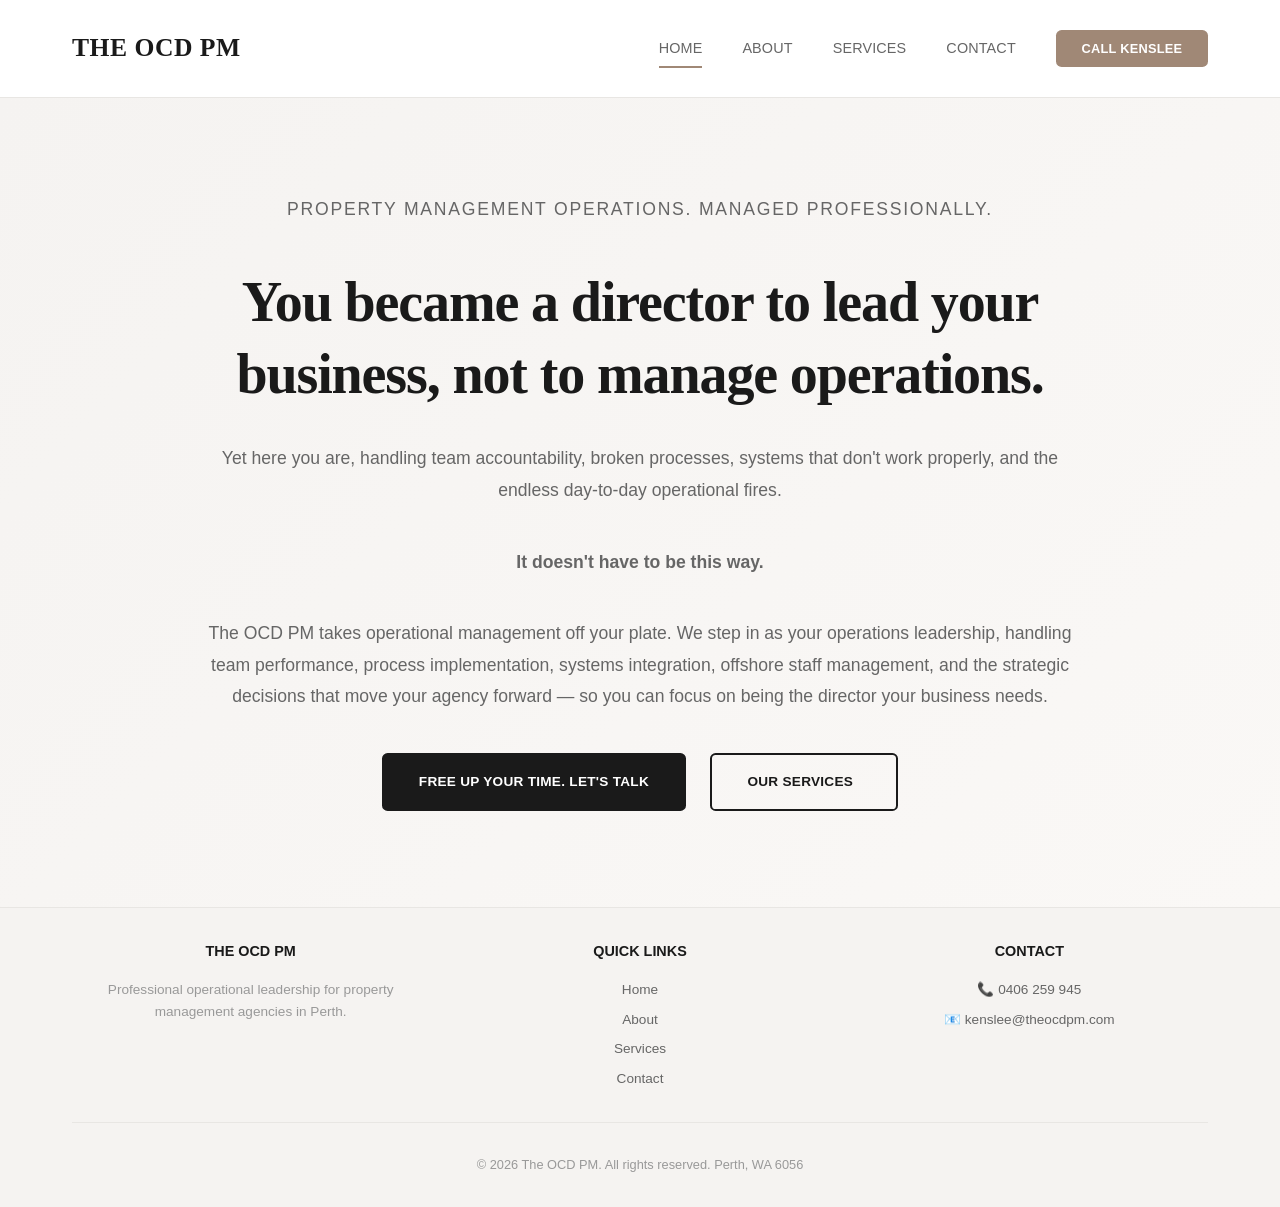
<file: index.html>
<!DOCTYPE html>
<html lang="en">
<head>
  <meta charset="UTF-8">
  <meta name="viewport" content="width=device-width, initial-scale=1.0">
  <title>The OCD PM - Property Management Operations Leadership</title>
  <meta name="description" content="Professional operational leadership for property management agencies in Perth. We handle team performance, process implementation, and strategic operations—so you can focus on growth.">
  <link rel="stylesheet" href="css/style.css">
</head>
<body>
  <!-- Header -->
  <header>
    <div class="header-container">
      <a href="index.html" class="logo">
        THE OCD PM
      </a>
      <nav>
        <a href="index.html">HOME</a>
        <a href="about.html">ABOUT</a>
        <a href="services.html">SERVICES</a>
        <a href="contact.html">CONTACT</a>
        <button class="btn-book">CALL KENSLEE</button>
      </nav>
      <button class="hamburger">
        <span></span>
        <span></span>
        <span></span>
      </button>
    </div>
    <nav class="mobile-nav">
      <a href="index.html">HOME</a>
      <a href="about.html">ABOUT</a>
      <a href="services.html">SERVICES</a>
      <a href="contact.html">CONTACT</a>
      <button class="btn-book">CALL KENSLEE</button>
    </nav>
  </header>

  <!-- Hero Section -->
  <section class="hero" id="hero">
    <div class="hero-container">
      <p class="hero-subtitle">PROPERTY MANAGEMENT OPERATIONS. MANAGED PROFESSIONALLY.</p>
      <h1 class="fade-in-scroll">You became a director to lead your business, not to manage operations.</h1>
      <p>Yet here you are, handling team accountability, broken processes, systems that don't work properly, and the endless day-to-day operational fires.</p>
      <p style="margin-top: 1rem; font-weight: 600;">It doesn't have to be this way.</p>
      <p>The OCD PM takes operational management off your plate. We step in as your operations leadership, handling team performance, process implementation, systems integration, offshore staff management, and the strategic decisions that move your agency forward — so you can focus on being the director your business needs.</p>
      <div class="hero-buttons">
        <a href="contact.html" class="btn-primary">FREE UP YOUR TIME. LET'S TALK</a>
        <a href="services.html" class="btn-secondary">OUR SERVICES</a>
      </div>
    </div>
  </section>

  <!-- Footer -->
  <footer>
    <div style="max-width: 1200px; margin: 0 auto; padding: 0 2rem;">
      <div style="display: grid; grid-template-columns: 1fr 1fr 1fr; gap: 2rem; margin-bottom: 2rem;">
        <div>
          <p style="font-weight: 600; margin-bottom: 1rem; color: var(--color-primary);">THE OCD PM</p>
          <p style="font-size: 0.85rem; line-height: 1.6;">Professional operational leadership for property management agencies in Perth.</p>
        </div>
        <div>
          <p style="font-weight: 600; margin-bottom: 1rem; color: var(--color-primary);">QUICK LINKS</p>
          <ul style="list-style: none; font-size: 0.85rem;">
            <li style="margin-bottom: 0.5rem;"><a href="index.html" style="color: var(--color-secondary); text-decoration: none;">Home</a></li>
            <li style="margin-bottom: 0.5rem;"><a href="about.html" style="color: var(--color-secondary); text-decoration: none;">About</a></li>
            <li style="margin-bottom: 0.5rem;"><a href="services.html" style="color: var(--color-secondary); text-decoration: none;">Services</a></li>
            <li><a href="contact.html" style="color: var(--color-secondary); text-decoration: none;">Contact</a></li>
          </ul>
        </div>
        <div>
          <p style="font-weight: 600; margin-bottom: 1rem; color: var(--color-primary);">CONTACT</p>
          <p style="font-size: 0.85rem; margin-bottom: 0.5rem;"><a href="tel:0406259945" style="color: var(--color-secondary); text-decoration: none;">📞 0406 259 945</a></p>
          <p style="font-size: 0.85rem;"><a href="mailto:kenslee@theocdpm.com" style="color: var(--color-secondary); text-decoration: none;">📧 kenslee@theocdpm.com</a></p>
        </div>
      </div>
      <div style="border-top: 1px solid var(--color-border); padding-top: 2rem; text-align: center;">
        <p style="font-size: 0.8rem; color: var(--color-tertiary);">&copy; 2026 The OCD PM. All rights reserved. Perth, WA 6056</p>
      </div>
    </div>
  </footer>

  <script src="js/script.js"></script>
</body>
</html>
</file>
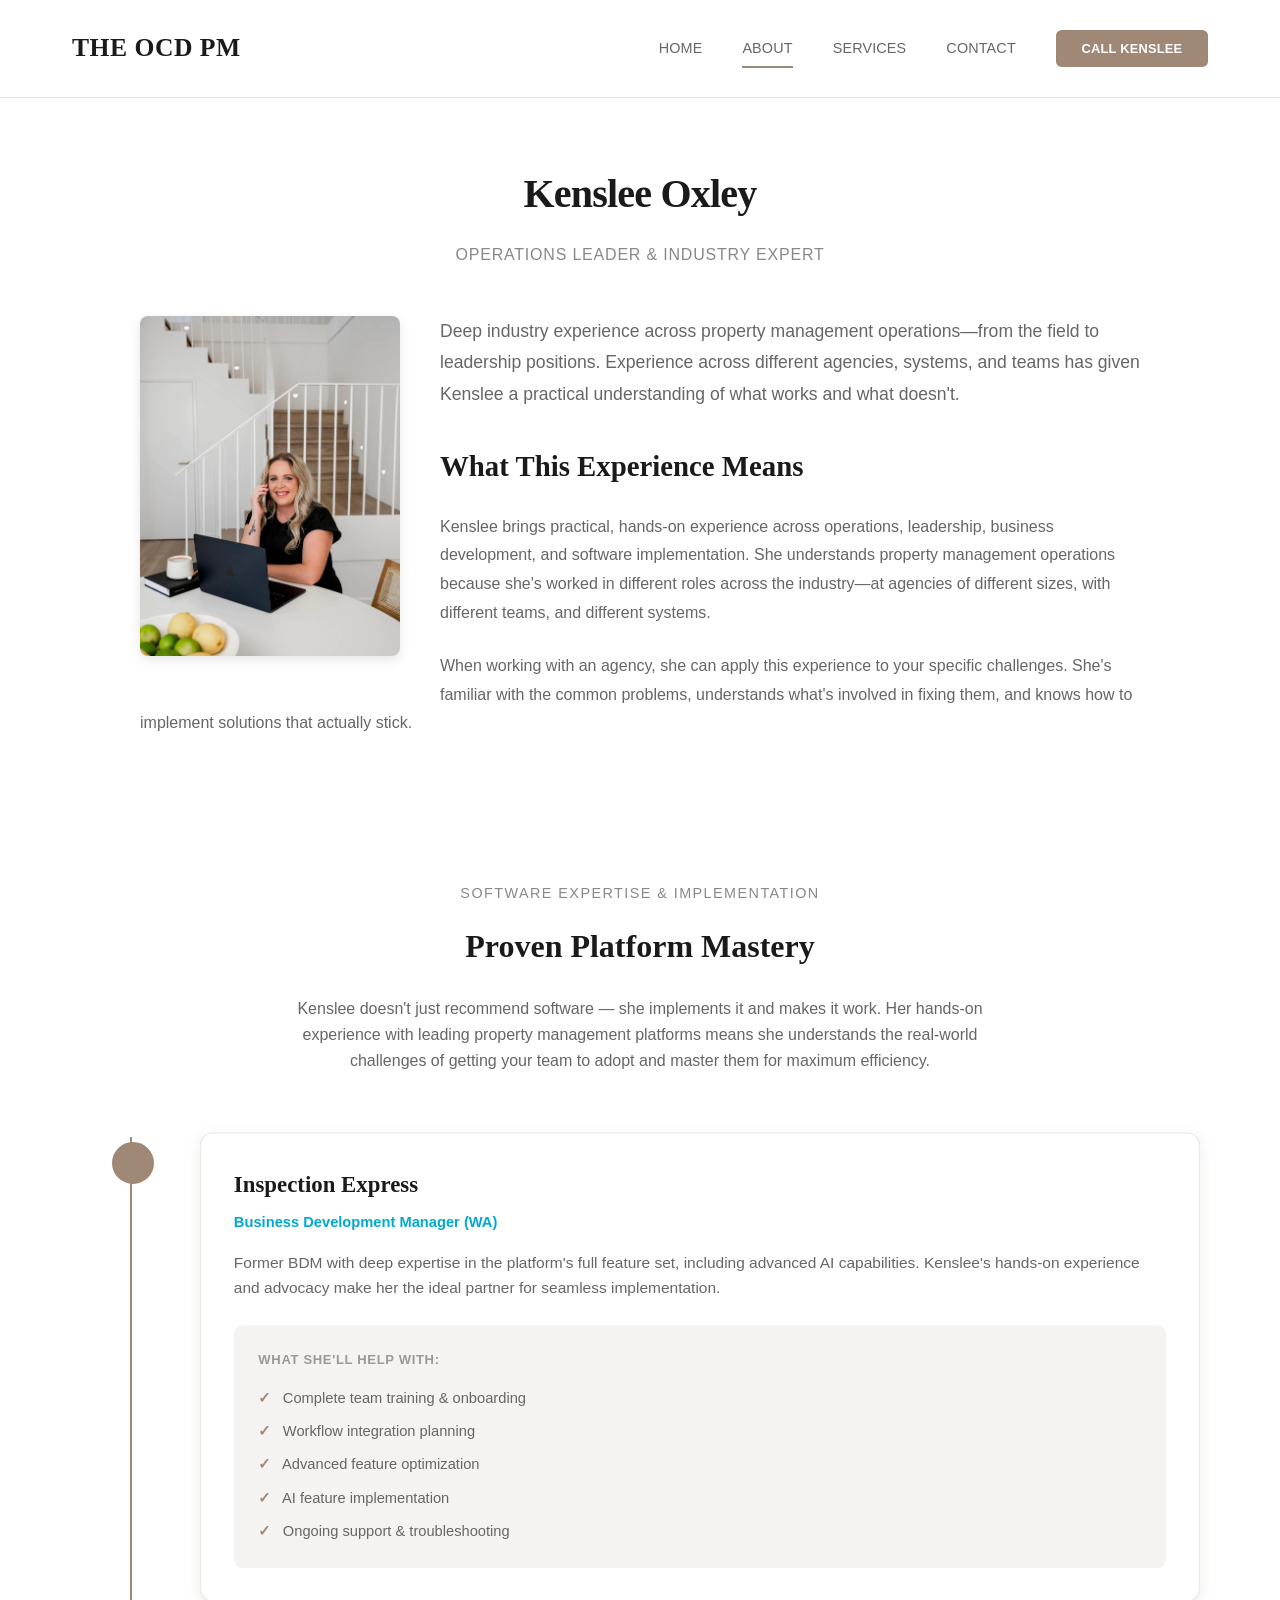
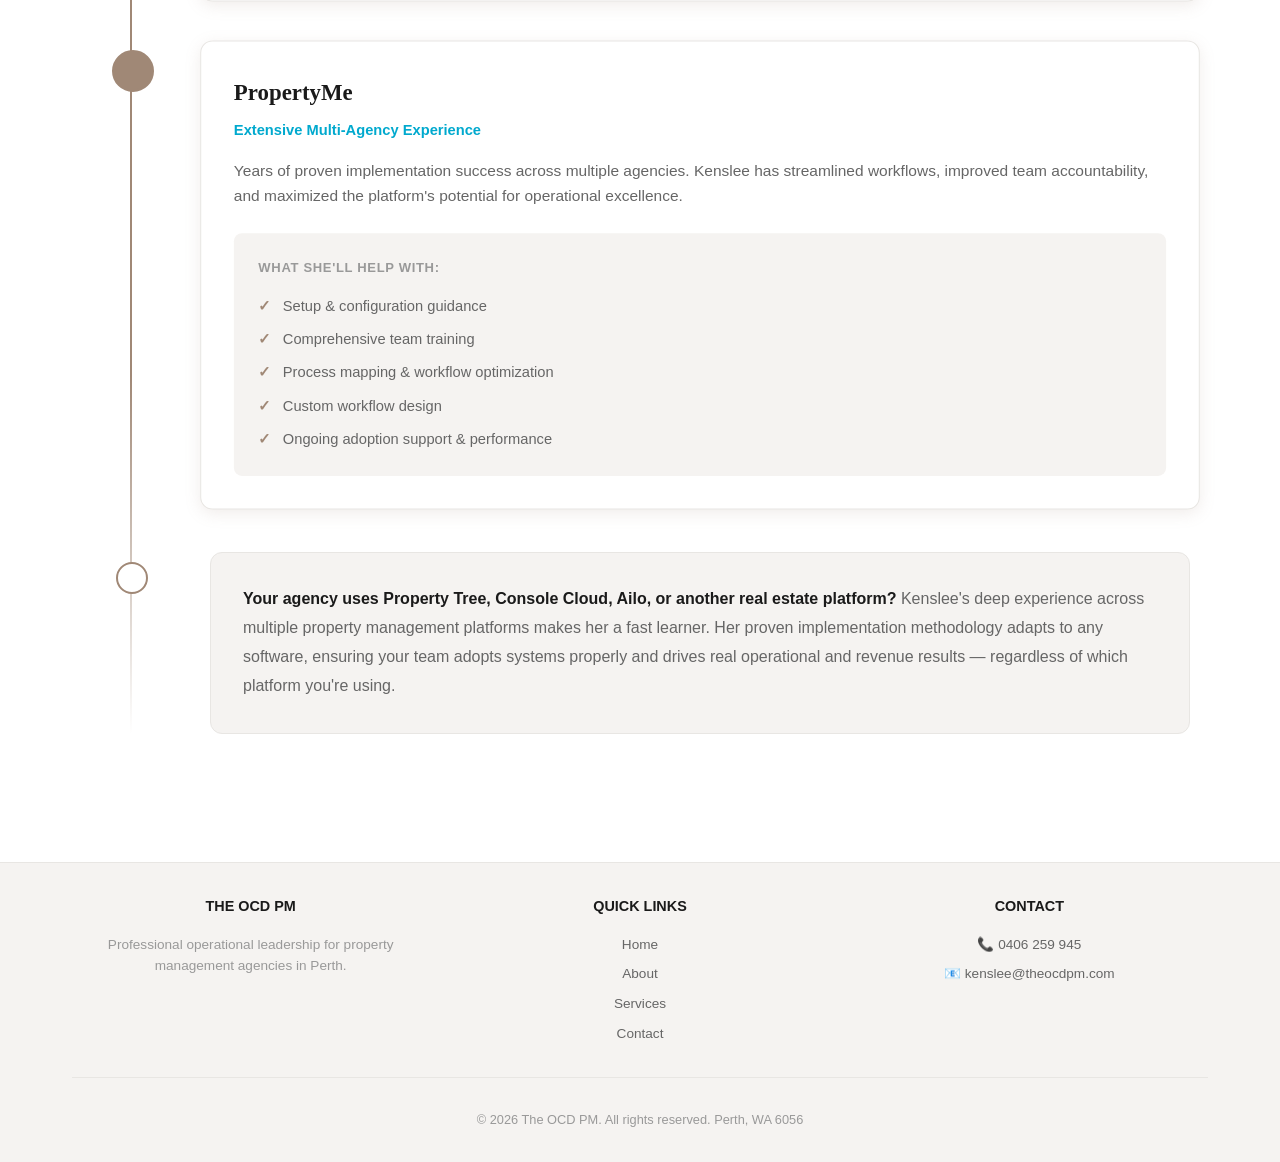
<file: about.html>
<!DOCTYPE html>
<html lang="en">
<head>
  <meta charset="UTF-8">
  <meta name="viewport" content="width=device-width, initial-scale=1.0">
  <title>About Kenslee - The OCD PM | 15+ Years Industry Experience</title>
  <meta name="description" content="Kenslee Oxley brings 15+ years of hands-on property management experience across operations, business development, and software implementation. An industry expert ready to fix your operational challenges.">
  <link rel="stylesheet" href="css/style.css">
</head>
<body>
  <!-- Header -->
  <header>
    <div class="header-container">
      <a href="index.html" class="logo">
        THE OCD PM
      </a>
      <nav>
        <a href="index.html">HOME</a>
        <a href="about.html">ABOUT</a>
        <a href="services.html">SERVICES</a>
        <a href="contact.html">CONTACT</a>
        <button class="btn-book">CALL KENSLEE</button>
      </nav>
      <button class="hamburger">
        <span></span>
        <span></span>
        <span></span>
      </button>
    </div>
    <nav class="mobile-nav">
      <a href="index.html">HOME</a>
      <a href="about.html">ABOUT</a>
      <a href="services.html">SERVICES</a>
      <a href="contact.html">CONTACT</a>
      <button class="btn-book">CALL KENSLEE</button>
    </nav>
  </header>

  <!-- About Section -->
  <section class="about-section" id="about">
    <div class="about-container">
      <h2 style="text-align: center;">Kenslee Oxley</h2>
      <p class="subtitle" style="text-align: center;">Operations Leader & Industry Expert</p>
      <div style="max-width: 1000px; margin: 0 auto;">
        <img src="images/ocdpmheadshot.png" alt="Kenslee Oxley" style="width: 260px; height: 340px; object-fit: cover; border-radius: 0.5rem; float: left; margin: 0 2.5rem 2rem 0; box-shadow: 0 4px 12px rgba(0,0,0,0.1);">

        <p style="font-size: 1.1rem; color: var(--color-secondary); margin-bottom: 2rem; line-height: 1.8;">Deep industry experience across property management operations—from the field to leadership positions. Experience across different agencies, systems, and teams has given Kenslee a practical understanding of what works and what doesn't.</p>

        <!-- What This Experience Means -->
        <div style="margin-top: 2rem;">
          <h3 style="font-family: var(--font-serif); font-size: 1.8rem; margin-bottom: 1.5rem; color: var(--color-primary); font-weight: 600;">What This Experience Means</h3>
          <p style="color: var(--color-secondary); margin-bottom: 1.5rem; line-height: 1.8; font-size: 1rem;">Kenslee brings practical, hands-on experience across operations, leadership, business development, and software implementation. She understands property management operations because she's worked in different roles across the industry—at agencies of different sizes, with different teams, and different systems.</p>
          <p style="color: var(--color-secondary); line-height: 1.8; font-size: 1rem;">When working with an agency, she can apply this experience to your specific challenges. She's familiar with the common problems, understands what's involved in fixing them, and knows how to implement solutions that actually stick.</p>
        </div>

        <div style="clear: both;"></div>
      </div>
    </div>
  </section>

  <!-- Software Expertise & Partnerships Section -->
  <section style="background-color: var(--color-bg-white); padding: 5rem 2rem;">
    <div style="max-width: 1200px; margin: 0 auto;">
      <div style="text-align: center; margin-bottom: 4rem;">
        <p class="section-label">SOFTWARE EXPERTISE & IMPLEMENTATION</p>
        <h2 style="font-family: var(--font-serif); font-size: 2rem; margin-bottom: 1.5rem; color: var(--color-primary); font-weight: 600;">Proven Platform Mastery</h2>
        <p style="max-width: 700px; margin: 0 auto; font-size: 1rem; color: var(--color-secondary);">Kenslee doesn't just recommend software — she implements it and makes it work. Her hands-on experience with leading property management platforms means she understands the real-world challenges of getting your team to adopt and master them for maximum efficiency.</p>
      </div>

      <!-- Timeline Journey -->
      <div class="software-timeline" style="max-width: 1100px; margin: 0 auto;">

        <!-- Inspection Express -->
        <div class="timeline-item featured">
          <div class="platform-card">
            <h3 class="platform-name">Inspection Express</h3>
            <p class="platform-role">Business Development Manager (WA)</p>
            <p class="platform-description">Former BDM with deep expertise in the platform's full feature set, including advanced AI capabilities. Kenslee's hands-on experience and advocacy make her the ideal partner for seamless implementation.</p>
            <div class="platform-features">
              <p class="platform-features-label">What She'll Help With:</p>
              <ul>
                <li><span>✓</span> Complete team training & onboarding</li>
                <li><span>✓</span> Workflow integration planning</li>
                <li><span>✓</span> Advanced feature optimization</li>
                <li><span>✓</span> AI feature implementation</li>
                <li><span>✓</span> Ongoing support & troubleshooting</li>
              </ul>
            </div>
          </div>
        </div>

        <!-- PropertyMe -->
        <div class="timeline-item featured">
          <div class="platform-card">
            <h3 class="platform-name">PropertyMe</h3>
            <p class="platform-role">Extensive Multi-Agency Experience</p>
            <p class="platform-description">Years of proven implementation success across multiple agencies. Kenslee has streamlined workflows, improved team accountability, and maximized the platform's potential for operational excellence.</p>
            <div class="platform-features">
              <p class="platform-features-label">What She'll Help With:</p>
              <ul>
                <li><span>✓</span> Setup & configuration guidance</li>
                <li><span>✓</span> Comprehensive team training</li>
                <li><span>✓</span> Process mapping & workflow optimization</li>
                <li><span>✓</span> Custom workflow design</li>
                <li><span>✓</span> Ongoing adoption support & performance</li>
              </ul>
            </div>
          </div>
        </div>

        <!-- Beyond These Platforms -->
        <div class="timeline-item beyond">
          <div class="beyond-card">
            <p><strong style="color: var(--color-primary);">Your agency uses Property Tree, Console Cloud, Ailo, or another real estate platform?</strong> Kenslee's deep experience across multiple property management platforms makes her a fast learner. Her proven implementation methodology adapts to any software, ensuring your team adopts systems properly and drives real operational and revenue results — regardless of which platform you're using.</p>
          </div>
        </div>

      </div>
    </div>
  </section>

  <!-- Footer -->
  <footer>
    <div style="max-width: 1200px; margin: 0 auto; padding: 0 2rem;">
      <div style="display: grid; grid-template-columns: 1fr 1fr 1fr; gap: 2rem; margin-bottom: 2rem;">
        <div>
          <p style="font-weight: 600; margin-bottom: 1rem; color: var(--color-primary);">THE OCD PM</p>
          <p style="font-size: 0.85rem; line-height: 1.6;">Professional operational leadership for property management agencies in Perth.</p>
        </div>
        <div>
          <p style="font-weight: 600; margin-bottom: 1rem; color: var(--color-primary);">QUICK LINKS</p>
          <ul style="list-style: none; font-size: 0.85rem;">
            <li style="margin-bottom: 0.5rem;"><a href="index.html" style="color: var(--color-secondary); text-decoration: none;">Home</a></li>
            <li style="margin-bottom: 0.5rem;"><a href="about.html" style="color: var(--color-secondary); text-decoration: none;">About</a></li>
            <li style="margin-bottom: 0.5rem;"><a href="services.html" style="color: var(--color-secondary); text-decoration: none;">Services</a></li>
            <li><a href="contact.html" style="color: var(--color-secondary); text-decoration: none;">Contact</a></li>
          </ul>
        </div>
        <div>
          <p style="font-weight: 600; margin-bottom: 1rem; color: var(--color-primary);">CONTACT</p>
          <p style="font-size: 0.85rem; margin-bottom: 0.5rem;"><a href="tel:0406259945" style="color: var(--color-secondary); text-decoration: none;">📞 0406 259 945</a></p>
          <p style="font-size: 0.85rem;"><a href="mailto:kenslee@theocdpm.com" style="color: var(--color-secondary); text-decoration: none;">📧 kenslee@theocdpm.com</a></p>
        </div>
      </div>
      <div style="border-top: 1px solid var(--color-border); padding-top: 2rem; text-align: center;">
        <p style="font-size: 0.8rem; color: var(--color-tertiary);">&copy; 2026 The OCD PM. All rights reserved. Perth, WA 6056</p>
      </div>
    </div>
  </footer>

  <script src="js/script.js"></script>
</body>
</html>
</file>
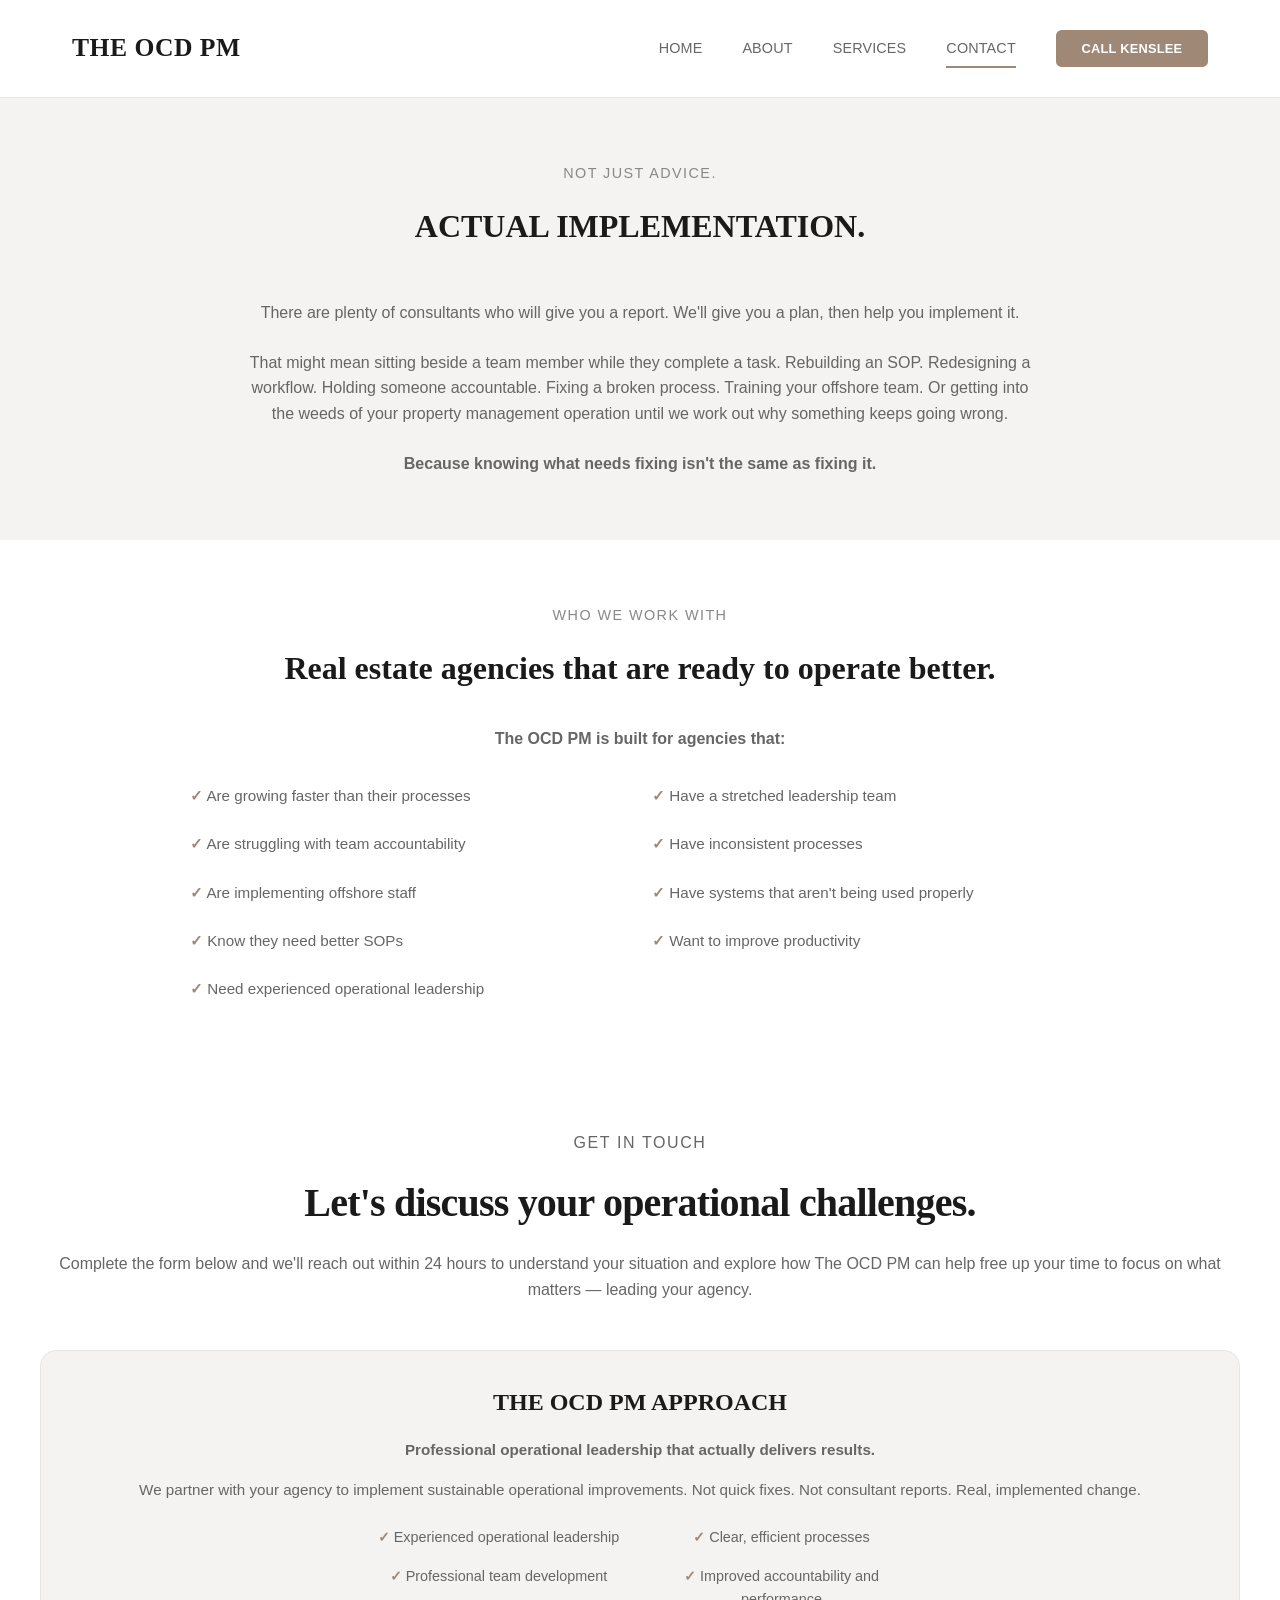
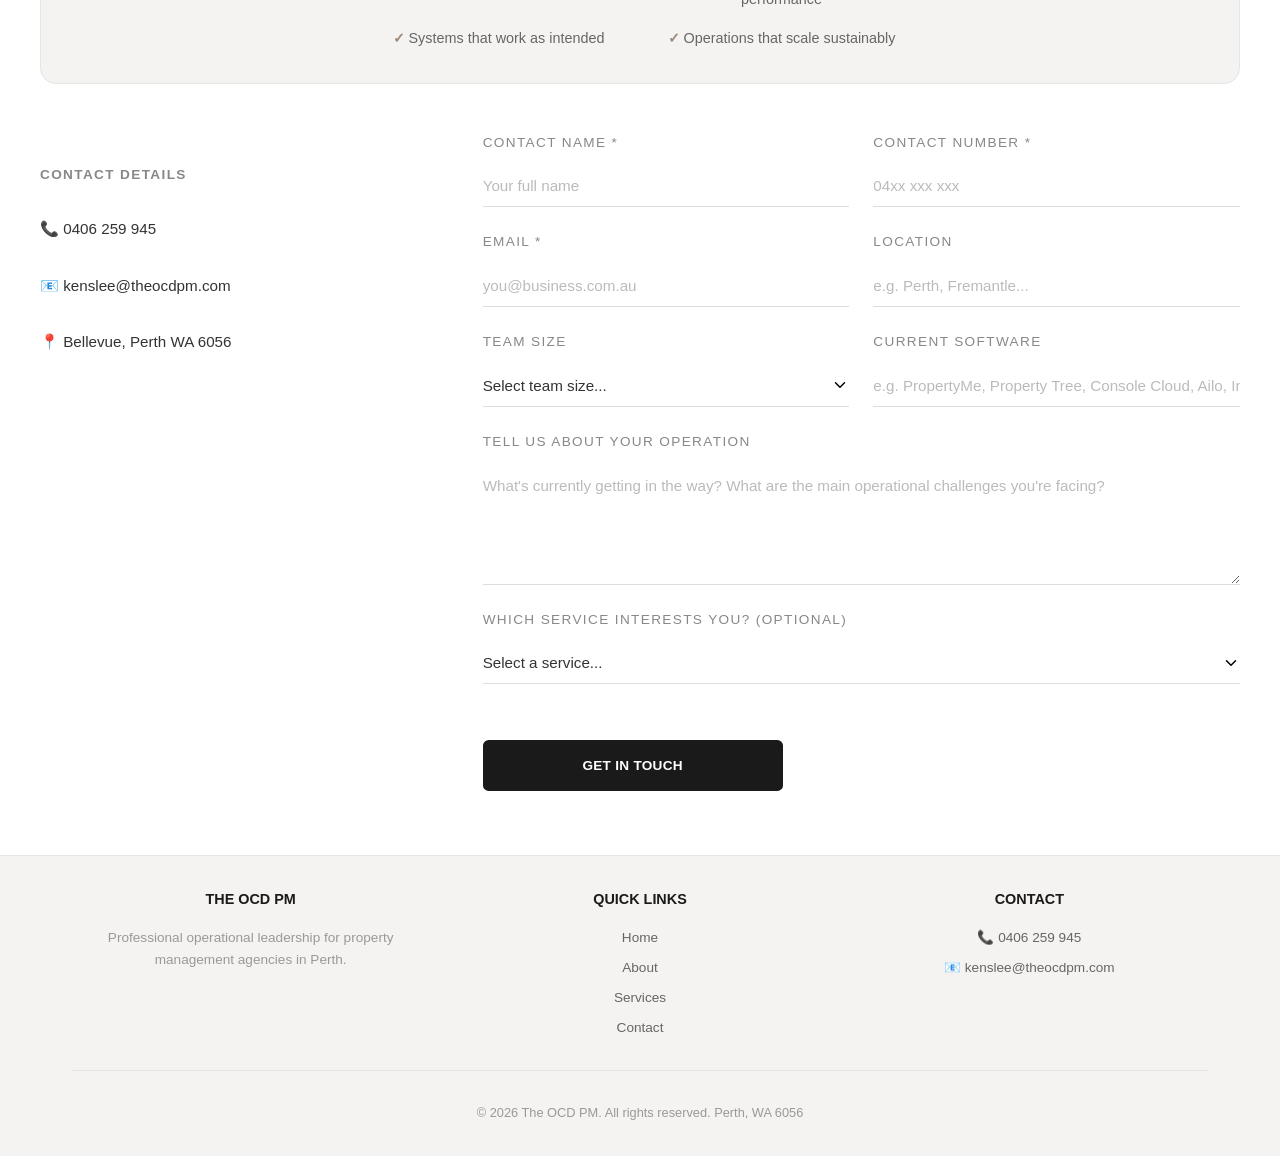
<file: contact.html>
<!DOCTYPE html>
<html lang="en">
<head>
  <meta charset="UTF-8">
  <meta name="viewport" content="width=device-width, initial-scale=1.0">
  <title>Contact - The OCD PM | Call Kenslee Today</title>
  <meta name="description" content="Ready to fix your operations? Contact The OCD PM for a consultation. We'll discuss your challenges and show you how professional operational leadership transforms your agency.">
  <link rel="stylesheet" href="css/style.css">
</head>
<body>
  <!-- Header -->
  <header>
    <div class="header-container">
      <a href="index.html" class="logo">
        THE OCD PM
      </a>
      <nav>
        <a href="index.html">HOME</a>
        <a href="about.html">ABOUT</a>
        <a href="services.html">SERVICES</a>
        <a href="contact.html">CONTACT</a>
        <button class="btn-book">CALL KENSLEE</button>
      </nav>
      <button class="hamburger">
        <span></span>
        <span></span>
        <span></span>
      </button>
    </div>
    <nav class="mobile-nav">
      <a href="index.html">HOME</a>
      <a href="about.html">ABOUT</a>
      <a href="services.html">SERVICES</a>
      <a href="contact.html">CONTACT</a>
      <button class="btn-book">CALL KENSLEE</button>
    </nav>
  </header>

  <!-- Implementation Section -->
  <section style="background-color: var(--color-bg-light); padding: 4rem 2rem;">
    <div style="max-width: 1200px; margin: 0 auto;">
      <div style="text-align: center; margin-bottom: 3rem;">
        <p class="section-label">NOT JUST ADVICE.</p>
        <h2 style="font-family: var(--font-serif); font-size: 2rem; margin-bottom: 1rem; color: var(--color-primary); font-weight: 600;">ACTUAL IMPLEMENTATION.</h2>
      </div>
      <p style="max-width: 800px; margin: 0 auto 1.5rem; text-align: center; font-size: 1rem; color: var(--color-secondary);">There are plenty of consultants who will give you a report. We'll give you a plan, then help you implement it.</p>
      <p style="max-width: 800px; margin: 0 auto 1.5rem; text-align: center; font-size: 1rem; color: var(--color-secondary);">That might mean sitting beside a team member while they complete a task. Rebuilding an SOP. Redesigning a workflow. Holding someone accountable. Fixing a broken process. Training your offshore team. Or getting into the weeds of your property management operation until we work out why something keeps going wrong.</p>
      <p style="max-width: 800px; margin: 0 auto; text-align: center; font-size: 1rem; color: var(--color-secondary); font-weight: 600;">Because knowing what needs fixing isn't the same as fixing it.</p>
    </div>
  </section>

  <!-- Who We Work With Section -->
  <section style="background-color: var(--color-bg-white); padding: 4rem 2rem;">
    <div style="max-width: 1200px; margin: 0 auto;">
      <div style="text-align: center; margin-bottom: 2rem;">
        <p class="section-label">WHO WE WORK WITH</p>
        <h2 style="font-family: var(--font-serif); font-size: 2rem; margin-bottom: 1rem; color: var(--color-primary); font-weight: 600;">Real estate agencies that are ready to operate better.</h2>
      </div>
      <p style="max-width: 800px; margin: 0 auto 2rem; text-align: center; font-size: 1rem; color: var(--color-secondary); font-weight: 600;">The OCD PM is built for agencies that:</p>
      <div style="display: grid; grid-template-columns: 1fr 1fr; gap: 1.5rem; max-width: 900px; margin: 0 auto;">
        <div style="font-size: 0.95rem; color: var(--color-secondary);"><span style="color: var(--color-accent); font-weight: 600;">✓</span> Are growing faster than their processes</div>
        <div style="font-size: 0.95rem; color: var(--color-secondary);"><span style="color: var(--color-accent); font-weight: 600;">✓</span> Have a stretched leadership team</div>
        <div style="font-size: 0.95rem; color: var(--color-secondary);"><span style="color: var(--color-accent); font-weight: 600;">✓</span> Are struggling with team accountability</div>
        <div style="font-size: 0.95rem; color: var(--color-secondary);"><span style="color: var(--color-accent); font-weight: 600;">✓</span> Have inconsistent processes</div>
        <div style="font-size: 0.95rem; color: var(--color-secondary);"><span style="color: var(--color-accent); font-weight: 600;">✓</span> Are implementing offshore staff</div>
        <div style="font-size: 0.95rem; color: var(--color-secondary);"><span style="color: var(--color-accent); font-weight: 600;">✓</span> Have systems that aren't being used properly</div>
        <div style="font-size: 0.95rem; color: var(--color-secondary);"><span style="color: var(--color-accent); font-weight: 600;">✓</span> Know they need better SOPs</div>
        <div style="font-size: 0.95rem; color: var(--color-secondary);"><span style="color: var(--color-accent); font-weight: 600;">✓</span> Want to improve productivity</div>
        <div style="font-size: 0.95rem; color: var(--color-secondary);"><span style="color: var(--color-accent); font-weight: 600;">✓</span> Need experienced operational leadership</div>
      </div>
    </div>
  </section>

  <!-- Contact Section -->
  <section class="contact-section" id="contact">
    <div class="contact-container">
      <div class="contact-header">
        <p class="section-label">GET IN TOUCH</p>
        <h2>Let's discuss your operational challenges.</h2>
        <p>Complete the form below and we'll reach out within 24 hours to understand your situation and explore how The OCD PM can help free up your time to focus on what matters — leading your agency.</p>
      </div>

      <div style="background-color: var(--color-bg-light); padding: 2rem; border-radius: 1rem; margin-bottom: 3rem; text-align: center; border: 1px solid var(--color-border);">
        <h3 style="font-family: var(--font-serif); font-size: 1.5rem; margin-bottom: 1rem; color: var(--color-primary); font-weight: 600;">THE OCD PM APPROACH</h3>
        <p style="font-size: 0.95rem; color: var(--color-secondary); margin-bottom: 1rem;"><strong>Professional operational leadership that actually delivers results.</strong></p>
        <p style="font-size: 0.95rem; color: var(--color-secondary); margin-bottom: 1.5rem;">We partner with your agency to implement sustainable operational improvements. Not quick fixes. Not consultant reports. Real, implemented change.</p>
        <div style="margin-top: 1.5rem; display: grid; grid-template-columns: 1fr 1fr; gap: 1rem; max-width: 550px; margin-left: auto; margin-right: auto;">
          <div style="font-size: 0.9rem; color: var(--color-secondary);"><span style="color: var(--color-accent); font-weight: 600;">✓</span> Experienced operational leadership</div>
          <div style="font-size: 0.9rem; color: var(--color-secondary);"><span style="color: var(--color-accent); font-weight: 600;">✓</span> Clear, efficient processes</div>
          <div style="font-size: 0.9rem; color: var(--color-secondary);"><span style="color: var(--color-accent); font-weight: 600;">✓</span> Professional team development</div>
          <div style="font-size: 0.9rem; color: var(--color-secondary);"><span style="color: var(--color-accent); font-weight: 600;">✓</span> Improved accountability and performance</div>
          <div style="font-size: 0.9rem; color: var(--color-secondary);"><span style="color: var(--color-accent); font-weight: 600;">✓</span> Systems that work as intended</div>
          <div style="font-size: 0.9rem; color: var(--color-secondary);"><span style="color: var(--color-accent); font-weight: 600;">✓</span> Operations that scale sustainably</div>
        </div>
      </div>

      <div class="contact-content">
        <div class="contact-details">
          <div class="contact-info">
            <h3>CONTACT DETAILS</h3>
          </div>
          <div class="contact-info">
            <p>📞 0406 259 945</p>
          </div>
          <div class="contact-info">
            <p>📧 kenslee@theocdpm.com</p>
          </div>
          <div class="contact-info">
            <p>📍 Bellevue, Perth WA 6056</p>
          </div>
        </div>

        <form class="contact-form" method="POST">
          <div class="form-group">
            <label for="name">CONTACT NAME *</label>
            <input type="text" id="name" name="name" placeholder="Your full name" required>
          </div>

          <div class="form-group">
            <label for="phone">CONTACT NUMBER *</label>
            <input type="tel" id="phone" name="phone" placeholder="04xx xxx xxx" required>
          </div>

          <div class="form-group">
            <label for="email">EMAIL *</label>
            <input type="email" id="email" name="email" placeholder="you@business.com.au" required>
          </div>

          <div class="form-group">
            <label for="location">LOCATION</label>
            <input type="text" id="location" name="location" placeholder="e.g. Perth, Fremantle...">
          </div>

          <div class="form-group">
            <label for="team-size">TEAM SIZE</label>
            <select id="team-size" name="team-size">
              <option value="">Select team size...</option>
              <option value="1-5">1-5 staff</option>
              <option value="6-10">6-10 staff</option>
              <option value="11-20">11-20 staff</option>
              <option value="21-50">21-50 staff</option>
              <option value="50+">50+ staff</option>
            </select>
          </div>

          <div class="form-group">
            <label for="software">CURRENT SOFTWARE</label>
            <input type="text" id="software" name="software" placeholder="e.g. PropertyMe, Property Tree, Console Cloud, Ailo, Inspection Express...">
          </div>

          <div class="form-group full">
            <label for="message">TELL US ABOUT YOUR OPERATION</label>
            <textarea id="message" name="message" placeholder="What's currently getting in the way? What are the main operational challenges you're facing?" required></textarea>
          </div>

          <div class="form-group full">
            <label for="service-interest">WHICH SERVICE INTERESTS YOU? (Optional)</label>
            <select id="service-interest" name="service-interest">
              <option value="">Select a service...</option>
              <option value="fractional-hod">Fractional Head of Department</option>
              <option value="operations-project">Operations & Process Project</option>
              <option value="offshore-va">Offshore VA Implementation</option>
              <option value="not-sure">Not sure yet</option>
            </select>
          </div>

          <div class="form-submit">
            <button type="submit" class="btn-primary">GET IN TOUCH</button>
          </div>
        </form>
      </div>
    </div>
  </section>

  <!-- Footer -->
  <footer>
    <div style="max-width: 1200px; margin: 0 auto; padding: 0 2rem;">
      <div style="display: grid; grid-template-columns: 1fr 1fr 1fr; gap: 2rem; margin-bottom: 2rem;">
        <div>
          <p style="font-weight: 600; margin-bottom: 1rem; color: var(--color-primary);">THE OCD PM</p>
          <p style="font-size: 0.85rem; line-height: 1.6;">Professional operational leadership for property management agencies in Perth.</p>
        </div>
        <div>
          <p style="font-weight: 600; margin-bottom: 1rem; color: var(--color-primary);">QUICK LINKS</p>
          <ul style="list-style: none; font-size: 0.85rem;">
            <li style="margin-bottom: 0.5rem;"><a href="index.html" style="color: var(--color-secondary); text-decoration: none;">Home</a></li>
            <li style="margin-bottom: 0.5rem;"><a href="about.html" style="color: var(--color-secondary); text-decoration: none;">About</a></li>
            <li style="margin-bottom: 0.5rem;"><a href="services.html" style="color: var(--color-secondary); text-decoration: none;">Services</a></li>
            <li><a href="contact.html" style="color: var(--color-secondary); text-decoration: none;">Contact</a></li>
          </ul>
        </div>
        <div>
          <p style="font-weight: 600; margin-bottom: 1rem; color: var(--color-primary);">CONTACT</p>
          <p style="font-size: 0.85rem; margin-bottom: 0.5rem;"><a href="tel:0406259945" style="color: var(--color-secondary); text-decoration: none;">📞 0406 259 945</a></p>
          <p style="font-size: 0.85rem;"><a href="mailto:kenslee@theocdpm.com" style="color: var(--color-secondary); text-decoration: none;">📧 kenslee@theocdpm.com</a></p>
        </div>
      </div>
      <div style="border-top: 1px solid var(--color-border); padding-top: 2rem; text-align: center;">
        <p style="font-size: 0.8rem; color: var(--color-tertiary);">&copy; 2026 The OCD PM. All rights reserved. Perth, WA 6056</p>
      </div>
    </div>
  </footer>

  <script src="js/script.js"></script>
</body>
</html>
</file>
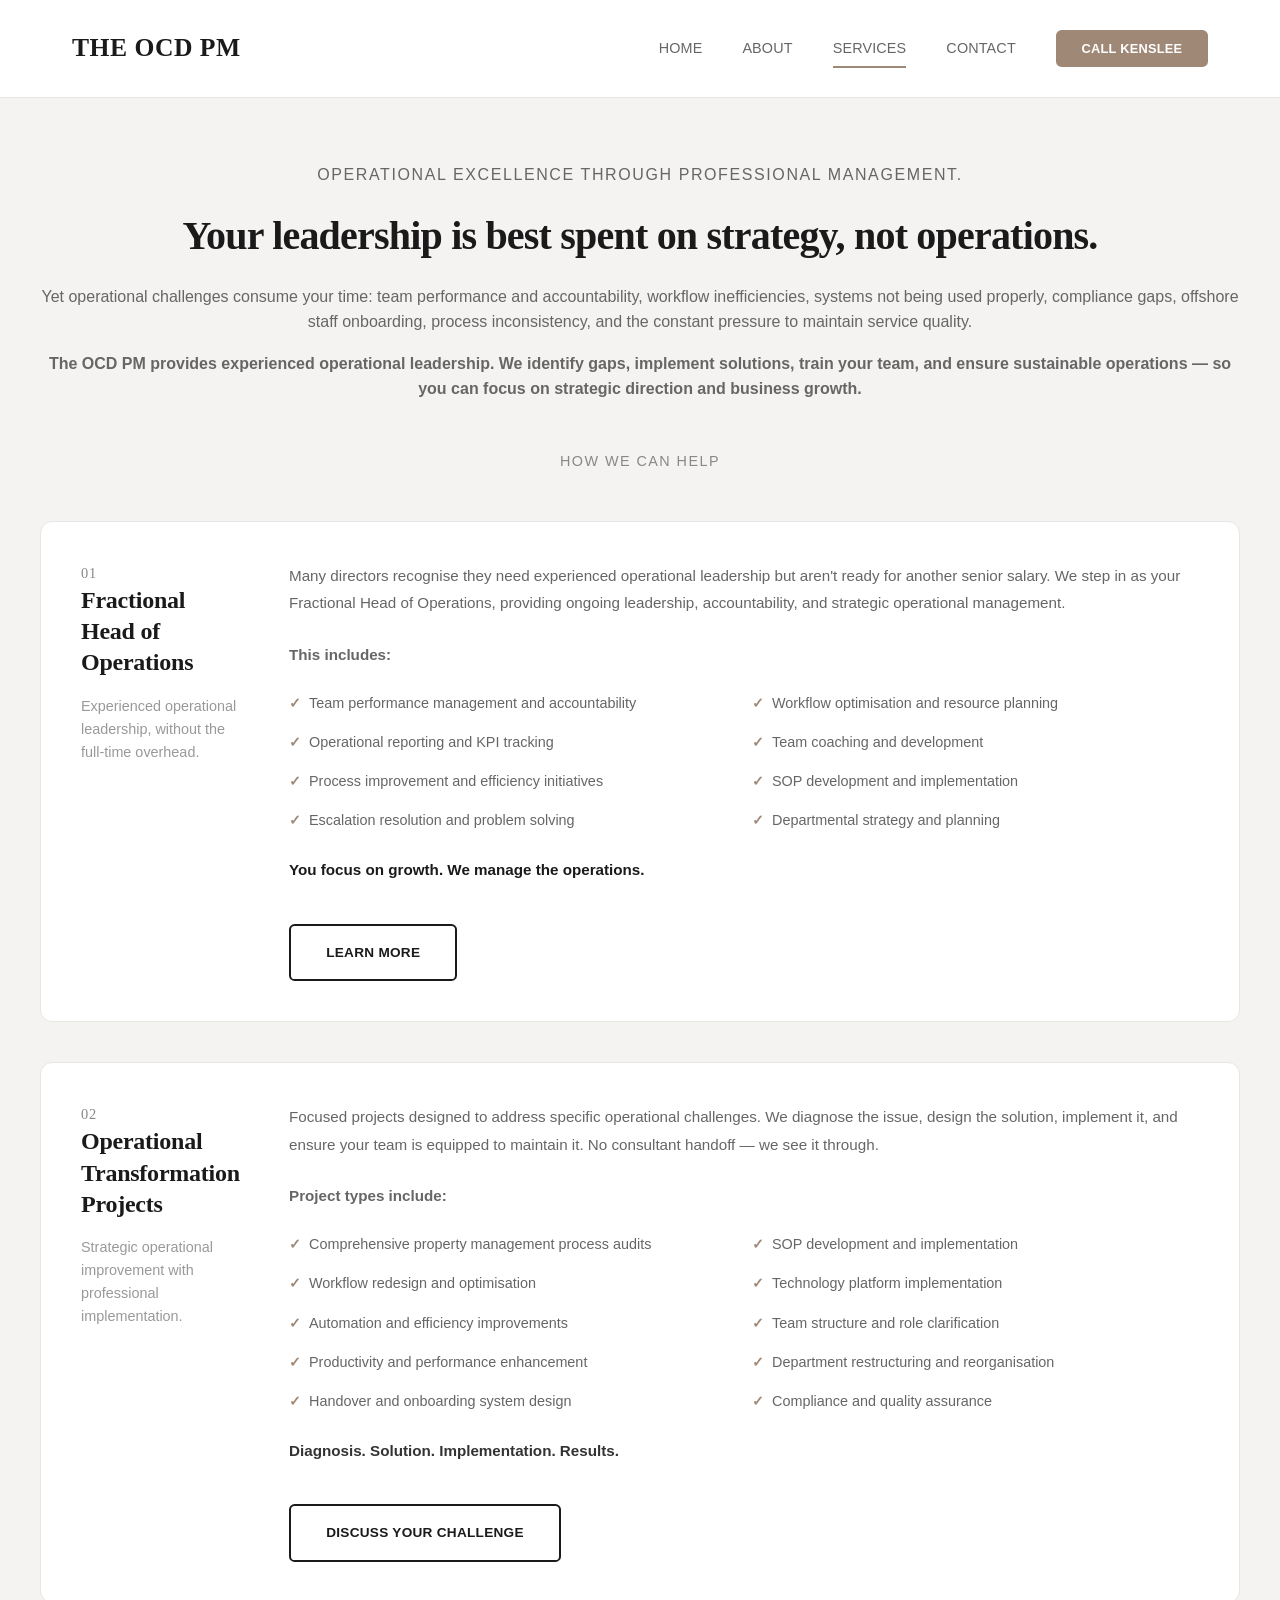
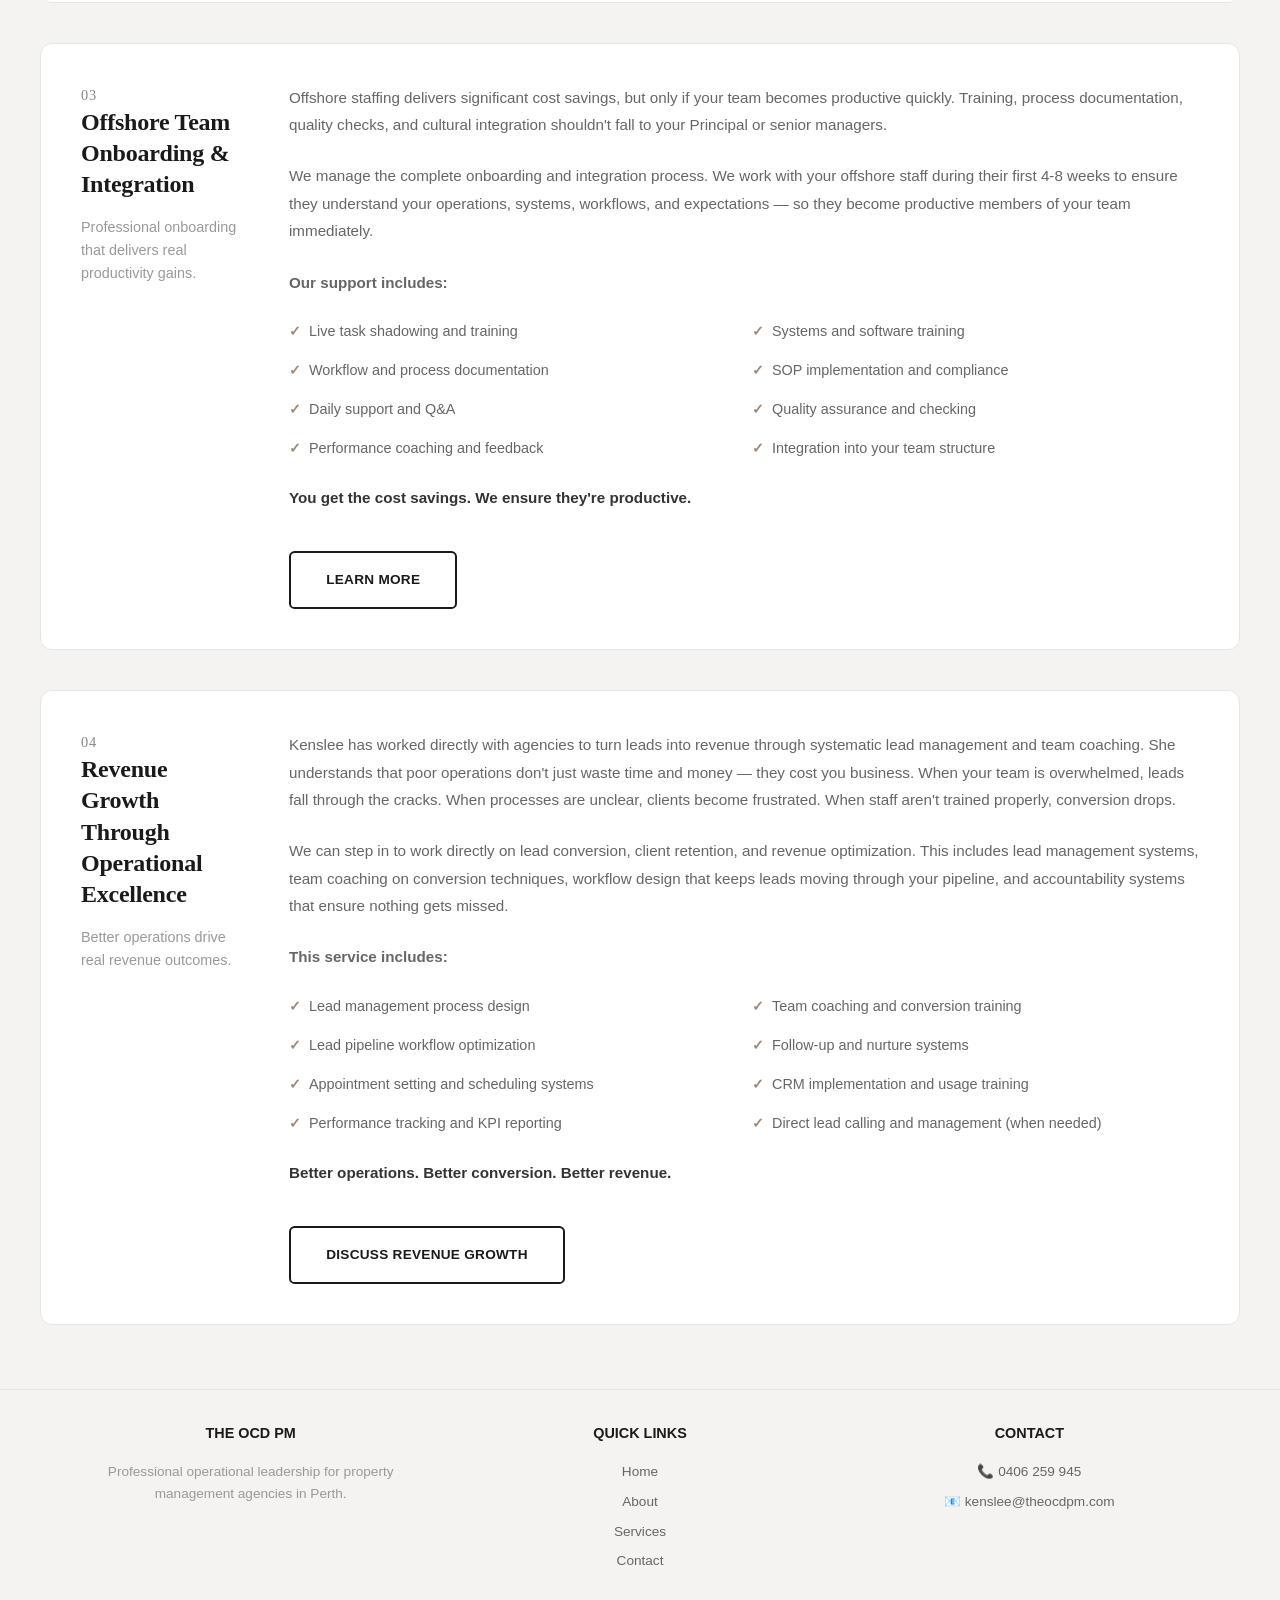
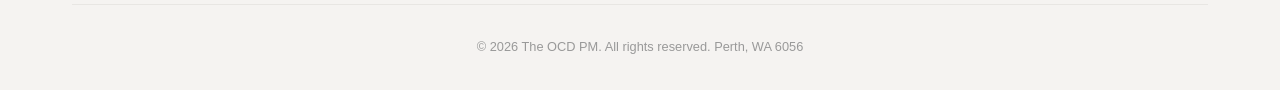
<file: services.html>
<!DOCTYPE html>
<html lang="en">
<head>
  <meta charset="UTF-8">
  <meta name="viewport" content="width=device-width, initial-scale=1.0">
  <title>Services - The OCD PM | Operations Leadership & Implementation</title>
  <meta name="description" content="Fractional Head of Operations, transformation projects, offshore team onboarding, and revenue growth through operational excellence. Real implementation, real results.">
  <link rel="stylesheet" href="css/style.css">
</head>
<body>
  <!-- Header -->
  <header>
    <div class="header-container">
      <a href="index.html" class="logo">
        THE OCD PM
      </a>
      <nav>
        <a href="index.html">HOME</a>
        <a href="about.html">ABOUT</a>
        <a href="services.html">SERVICES</a>
        <a href="contact.html">CONTACT</a>
        <button class="btn-book">CALL KENSLEE</button>
      </nav>
      <button class="hamburger">
        <span></span>
        <span></span>
        <span></span>
      </button>
    </div>
    <nav class="mobile-nav">
      <a href="index.html">HOME</a>
      <a href="about.html">ABOUT</a>
      <a href="services.html">SERVICES</a>
      <a href="contact.html">CONTACT</a>
      <button class="btn-book">CALL KENSLEE</button>
    </nav>
  </header>

  <!-- Services Section -->
  <section class="services-section" id="services">
    <div class="services-container">
      <div class="services-header">
        <p class="section-label">OPERATIONAL EXCELLENCE THROUGH PROFESSIONAL MANAGEMENT.</p>
        <h2>Your leadership is best spent on strategy, not operations.</h2>
        <p>Yet operational challenges consume your time: team performance and accountability, workflow inefficiencies, systems not being used properly, compliance gaps, offshore staff onboarding, process inconsistency, and the constant pressure to maintain service quality.</p>
        <p style="margin-top: 1rem; font-weight: 600;">The OCD PM provides experienced operational leadership. We identify gaps, implement solutions, train your team, and ensure sustainable operations — so you can focus on strategic direction and business growth.</p>
      </div>

      <div style="margin-top: 3rem; margin-bottom: 3rem;">
        <p class="section-label" style="text-align: center;">HOW WE CAN HELP</p>
      </div>

      <div class="services-grid">
        <!-- Service 1 -->
        <div class="service-card">
          <div>
            <p class="service-number">01</p>
            <h3 class="service-title">Fractional Head of Operations</h3>
            <p style="font-size: 0.9rem; color: var(--color-tertiary); margin-top: 0.5rem;">Experienced operational leadership, without the full-time overhead.</p>
          </div>
          <div class="service-content">
            <p>Many directors recognise they need experienced operational leadership but aren't ready for another senior salary. We step in as your Fractional Head of Operations, providing ongoing leadership, accountability, and strategic operational management.</p>
            <p style="margin-top: 1rem;"><strong>This includes:</strong></p>
            <div class="service-features">
              <div class="feature">Team performance management and accountability</div>
              <div class="feature">Workflow optimisation and resource planning</div>
              <div class="feature">Operational reporting and KPI tracking</div>
              <div class="feature">Team coaching and development</div>
              <div class="feature">Process improvement and efficiency initiatives</div>
              <div class="feature">SOP development and implementation</div>
              <div class="feature">Escalation resolution and problem solving</div>
              <div class="feature">Departmental strategy and planning</div>
            </div>
            <p style="margin-top: 1.5rem; font-weight: 600; color: var(--color-primary);">You focus on growth. We manage the operations.</p>
            <a href="contact.html" class="btn-secondary" style="margin-top: 1rem; display: inline-block;">LEARN MORE</a>
          </div>
        </div>

        <!-- Service 2 -->
        <div class="service-card">
          <div>
            <p class="service-number">02</p>
            <h3 class="service-title">Operational Transformation Projects</h3>
            <p style="font-size: 0.9rem; color: #999; margin-top: 0.5rem;">Strategic operational improvement with professional implementation.</p>
          </div>
          <div class="service-content">
            <p>Focused projects designed to address specific operational challenges. We diagnose the issue, design the solution, implement it, and ensure your team is equipped to maintain it. No consultant handoff — we see it through.</p>
            <p style="margin-top: 1rem;"><strong>Project types include:</strong></p>
            <div class="service-features">
              <div class="feature">Comprehensive property management process audits</div>
              <div class="feature">SOP development and implementation</div>
              <div class="feature">Workflow redesign and optimisation</div>
              <div class="feature">Technology platform implementation</div>
              <div class="feature">Automation and efficiency improvements</div>
              <div class="feature">Team structure and role clarification</div>
              <div class="feature">Productivity and performance enhancement</div>
              <div class="feature">Department restructuring and reorganisation</div>
              <div class="feature">Handover and onboarding system design</div>
              <div class="feature">Compliance and quality assurance</div>
            </div>
            <p style="margin-top: 1.5rem; font-weight: 600; color: #333;">Diagnosis. Solution. Implementation. Results.</p>
            <a href="contact.html" class="btn-secondary" style="margin-top: 1rem; display: inline-block;">DISCUSS YOUR CHALLENGE</a>
          </div>
        </div>

        <!-- Service 3 -->
        <div class="service-card">
          <div>
            <p class="service-number">03</p>
            <h3 class="service-title">Offshore Team Onboarding & Integration</h3>
            <p style="font-size: 0.9rem; color: #999; margin-top: 0.5rem;">Professional onboarding that delivers real productivity gains.</p>
          </div>
          <div class="service-content">
            <p>Offshore staffing delivers significant cost savings, but only if your team becomes productive quickly. Training, process documentation, quality checks, and cultural integration shouldn't fall to your Principal or senior managers.</p>
            <p style="margin-top: 1rem;">We manage the complete onboarding and integration process. We work with your offshore staff during their first 4-8 weeks to ensure they understand your operations, systems, workflows, and expectations — so they become productive members of your team immediately.</p>
            <p style="margin-top: 1rem;"><strong>Our support includes:</strong></p>
            <div class="service-features" style="margin-top: 1rem;">
              <div class="feature">Live task shadowing and training</div>
              <div class="feature">Systems and software training</div>
              <div class="feature">Workflow and process documentation</div>
              <div class="feature">SOP implementation and compliance</div>
              <div class="feature">Daily support and Q&A</div>
              <div class="feature">Quality assurance and checking</div>
              <div class="feature">Performance coaching and feedback</div>
              <div class="feature">Integration into your team structure</div>
            </div>
            <p style="margin-top: 1.5rem; font-weight: 600; color: #333;">You get the cost savings. We ensure they're productive.</p>
            <a href="contact.html" class="btn-secondary" style="margin-top: 1rem; display: inline-block;">LEARN MORE</a>
          </div>
        </div>

        <!-- Service 4 -->
        <div class="service-card">
          <div>
            <p class="service-number">04</p>
            <h3 class="service-title">Revenue Growth Through Operational Excellence</h3>
            <p style="font-size: 0.9rem; color: #999; margin-top: 0.5rem;">Better operations drive real revenue outcomes.</p>
          </div>
          <div class="service-content">
            <p>Kenslee has worked directly with agencies to turn leads into revenue through systematic lead management and team coaching. She understands that poor operations don't just waste time and money — they cost you business. When your team is overwhelmed, leads fall through the cracks. When processes are unclear, clients become frustrated. When staff aren't trained properly, conversion drops.</p>
            <p style="margin-top: 1rem;">We can step in to work directly on lead conversion, client retention, and revenue optimization. This includes lead management systems, team coaching on conversion techniques, workflow design that keeps leads moving through your pipeline, and accountability systems that ensure nothing gets missed.</p>
            <p style="margin-top: 1rem;"><strong>This service includes:</strong></p>
            <div class="service-features" style="margin-top: 1rem;">
              <div class="feature">Lead management process design</div>
              <div class="feature">Team coaching and conversion training</div>
              <div class="feature">Lead pipeline workflow optimization</div>
              <div class="feature">Follow-up and nurture systems</div>
              <div class="feature">Appointment setting and scheduling systems</div>
              <div class="feature">CRM implementation and usage training</div>
              <div class="feature">Performance tracking and KPI reporting</div>
              <div class="feature">Direct lead calling and management (when needed)</div>
            </div>
            <p style="margin-top: 1.5rem; font-weight: 600; color: #333;">Better operations. Better conversion. Better revenue.</p>
            <a href="contact.html" class="btn-secondary" style="margin-top: 1rem; display: inline-block;">DISCUSS REVENUE GROWTH</a>
          </div>
        </div>
      </div>
    </div>
  </section>

  <!-- Footer -->
  <footer>
    <div style="max-width: 1200px; margin: 0 auto; padding: 0 2rem;">
      <div style="display: grid; grid-template-columns: 1fr 1fr 1fr; gap: 2rem; margin-bottom: 2rem;">
        <div>
          <p style="font-weight: 600; margin-bottom: 1rem; color: var(--color-primary);">THE OCD PM</p>
          <p style="font-size: 0.85rem; line-height: 1.6;">Professional operational leadership for property management agencies in Perth.</p>
        </div>
        <div>
          <p style="font-weight: 600; margin-bottom: 1rem; color: var(--color-primary);">QUICK LINKS</p>
          <ul style="list-style: none; font-size: 0.85rem;">
            <li style="margin-bottom: 0.5rem;"><a href="index.html" style="color: var(--color-secondary); text-decoration: none;">Home</a></li>
            <li style="margin-bottom: 0.5rem;"><a href="about.html" style="color: var(--color-secondary); text-decoration: none;">About</a></li>
            <li style="margin-bottom: 0.5rem;"><a href="services.html" style="color: var(--color-secondary); text-decoration: none;">Services</a></li>
            <li><a href="contact.html" style="color: var(--color-secondary); text-decoration: none;">Contact</a></li>
          </ul>
        </div>
        <div>
          <p style="font-weight: 600; margin-bottom: 1rem; color: var(--color-primary);">CONTACT</p>
          <p style="font-size: 0.85rem; margin-bottom: 0.5rem;"><a href="tel:0406259945" style="color: var(--color-secondary); text-decoration: none;">📞 0406 259 945</a></p>
          <p style="font-size: 0.85rem;"><a href="mailto:kenslee@theocdpm.com" style="color: var(--color-secondary); text-decoration: none;">📧 kenslee@theocdpm.com</a></p>
        </div>
      </div>
      <div style="border-top: 1px solid var(--color-border); padding-top: 2rem; text-align: center;">
        <p style="font-size: 0.8rem; color: var(--color-tertiary);">&copy; 2026 The OCD PM. All rights reserved. Perth, WA 6056</p>
      </div>
    </div>
  </footer>

  <script src="js/script.js"></script>
</body>
</html>
</file>
<file: css/style.css>
* {
  margin: 0;
  padding: 0;
  box-sizing: border-box;
}

@import url('https://fonts.googleapis.com/css2?family=Crimson+Text:wght@400;600&family=Plus+Jakarta+Sans:wght@400;500;600;700&display=swap');

:root {
  --font-serif: 'Crimson Text', Georgia, serif;
  --font-sans: 'Plus Jakarta Sans', -apple-system, BlinkMacSystemFont, 'Segoe UI', sans-serif;
  --color-primary: #1a1a1a;
  --color-secondary: #666;
  --color-tertiary: #999;
  --color-accent: #a08876;
  --color-bg-light: #f5f3f1;
  --color-bg-white: #ffffff;
  --color-border: #e8e6e3;
}

/* Animations */
@keyframes fadeInUp {
  from {
    opacity: 0;
    transform: translateY(20px);
  }
  to {
    opacity: 1;
    transform: translateY(0);
  }
}

@keyframes fadeIn {
  from {
    opacity: 0;
  }
  to {
    opacity: 1;
  }
}

.fade-in-scroll {
  opacity: 0;
  animation: fadeInUp 0.8s ease-out forwards;
}

.fade-in-scroll.visible {
  animation: fadeInUp 0.8s ease-out forwards;
}

.stagger-item {
  opacity: 0;
  animation: fadeInUp 0.6s ease-out forwards;
}

.stagger-item.visible {
  animation: fadeInUp 0.6s ease-out forwards;
}

body {
  font-family: var(--font-sans);
  color: var(--color-primary);
  background-color: var(--color-bg-light);
  line-height: 1.6;
}

/* Header & Navigation */
header {
  background-color: var(--color-bg-white);
  padding: 1.75rem 0;
  border-bottom: 1px solid var(--color-border);
  position: sticky;
  top: 0;
  z-index: 100;
}

.header-container {
  max-width: 1200px;
  margin: 0 auto;
  padding: 0 2rem;
  display: flex;
  justify-content: space-between;
  align-items: center;
}

.logo {
  font-family: var(--font-serif);
  font-size: 1.6rem;
  font-weight: 700;
  letter-spacing: 0.02em;
  text-decoration: none;
  color: var(--color-primary);
  text-transform: none;
  display: flex;
  align-items: center;
  gap: 0.3rem;
}

.logo span {
  font-style: italic;
  font-weight: 400;
  margin-right: 0.5rem;
}

nav {
  display: flex;
  gap: 2.5rem;
  align-items: center;
}

nav a {
  text-decoration: none;
  color: var(--color-secondary);
  font-size: 0.9rem;
  font-weight: 500;
  letter-spacing: 0.01em;
  transition: color 0.3s;
  position: relative;
}

nav a:hover {
  color: var(--color-primary);
}

nav a.active::after {
  content: '';
  position: absolute;
  bottom: -8px;
  left: 0;
  right: 0;
  height: 2px;
  background-color: var(--color-accent);
}

.btn-book {
  background-color: var(--color-accent);
  color: var(--color-bg-white);
  padding: 0.7rem 1.6rem;
  border-radius: 0.35rem;
  text-decoration: none;
  font-weight: 600;
  font-size: 0.8rem;
  letter-spacing: 0.02em;
  transition: all 0.3s;
  border: none;
  cursor: pointer;
  white-space: nowrap;
}

.btn-book:hover {
  background-color: #8f7765;
  transform: translateY(-1px);
}

/* Hero Section */
.hero {
  padding: 4rem 2rem;
  text-align: center;
  background: linear-gradient(135deg, var(--color-bg-light) 0%, #faf8f6 100%);
}

@media (min-width: 768px) {
  .hero {
    padding: 6rem 2rem;
  }
}

.hero-container {
  max-width: 900px;
  margin: 0 auto;
}

.hero-subtitle {
  font-size: 0.9rem;
  letter-spacing: 0.1em;
  color: #888;
  margin-bottom: 1.5rem;
  text-transform: uppercase;
}

.hero h1 {
  font-family: var(--font-serif);
  font-size: 2.5rem;
  line-height: 1.3;
  margin-bottom: 2rem;
  color: var(--color-primary);
  font-weight: 600;
  letter-spacing: -0.02em;
}

@media (min-width: 768px) {
  .hero h1 {
    font-size: 3.5rem;
  }
}

.hero p {
  font-size: 1rem;
  color: var(--color-secondary);
  margin-bottom: 1.5rem;
  line-height: 1.8;
}

@media (min-width: 768px) {
  .hero p {
    font-size: 1.1rem;
    margin-bottom: 2.5rem;
  }
}

.hero-buttons {
  display: flex;
  gap: 1.5rem;
  justify-content: center;
  flex-wrap: wrap;
}

.btn-primary {
  background-color: var(--color-primary);
  color: var(--color-bg-white);
  padding: 1rem 2.2rem;
  border-radius: 0.35rem;
  text-decoration: none;
  font-weight: 600;
  font-size: 0.85rem;
  letter-spacing: 0.02em;
  transition: all 0.3s;
  border: 2px solid var(--color-primary);
  cursor: pointer;
  text-transform: none;
}

.btn-primary:hover {
  background-color: var(--color-bg-white);
  color: var(--color-primary);
  transform: translateY(-2px);
}

.btn-secondary {
  background-color: transparent;
  color: var(--color-primary);
  padding: 1rem 2.2rem;
  border: 2px solid var(--color-primary);
  text-decoration: none;
  font-weight: 600;
  font-size: 0.85rem;
  letter-spacing: 0.02em;
  cursor: pointer;
  display: inline-flex;
  align-items: center;
  gap: 0.5rem;
  transition: all 0.3s;
  text-transform: none;
  border-radius: 0.35rem;
}

.btn-secondary:hover {
  background-color: var(--color-primary);
  color: var(--color-bg-white);
  transform: translateY(-2px);
}

.btn-secondary::after {
  content: '';
}

/* About Section */
.about-section {
  padding: 4rem 2rem;
  background-color: var(--color-bg-white);
}

.about-container {
  max-width: 1200px;
  margin: 0 auto;
}

.section-label {
  font-size: 0.9rem;
  letter-spacing: 0.1em;
  color: #888;
  text-transform: uppercase;
  margin-bottom: 1rem;
}

.about-section h2 {
  font-family: var(--font-serif);
  font-size: 2rem;
  margin-bottom: 1rem;
  color: var(--color-primary);
  font-weight: 600;
  letter-spacing: -0.02em;
}

@media (min-width: 768px) {
  .about-section h2 {
    font-size: 2.5rem;
  }
}

.about-section .subtitle {
  font-size: 1rem;
  letter-spacing: 0.05em;
  color: #888;
  text-transform: uppercase;
  margin-bottom: 3rem;
}

.about-content {
  display: grid;
  grid-template-columns: 1fr 1fr;
  gap: 3rem;
  align-items: center;
}

.about-image {
  border-radius: 1.5rem;
  overflow: hidden;
  aspect-ratio: 3/4;
  background-color: #e8e8e8;
  display: flex;
  align-items: center;
  justify-content: center;
  color: #999;
}

.about-image img {
  width: 100%;
  height: 100%;
  object-fit: cover;
}

.about-text p {
  font-size: 1rem;
  line-height: 1.8;
  color: #555;
  margin-bottom: 1.5rem;
}

/* Services Section */
.services-section {
  padding: 4rem 2rem;
  background-color: var(--color-bg-light);
}

.services-container {
  max-width: 1200px;
  margin: 0 auto;
}

.services-header {
  text-align: center;
  margin-bottom: 3rem;
}

.services-header h2 {
  font-family: var(--font-serif);
  font-size: 2rem;
  margin-bottom: 1rem;
  color: var(--color-primary);
  font-weight: 600;
  letter-spacing: -0.02em;
}

@media (min-width: 768px) {
  .services-header h2 {
    font-size: 2.5rem;
  }
}

.services-header p {
  font-size: 1rem;
  color: #666;
}

.services-grid {
  display: grid;
  grid-template-columns: 1fr;
  gap: 2.5rem;
}

.service-card {
  background-color: var(--color-bg-white);
  padding: 2rem;
  border: 1px solid var(--color-border);
  border-radius: 0.75rem;
  display: grid;
  grid-template-columns: 1fr;
  gap: 1.5rem;
  align-items: start;
  transition: all 0.3s;
}

.service-card:hover {
  border-color: var(--color-accent);
  box-shadow: 0 4px 16px rgba(160, 136, 118, 0.1);
}

@media (min-width: 768px) {
  .service-card {
    grid-template-columns: 160px 1fr;
    gap: 3rem;
    padding: 2.5rem;
  }
}

.service-number {
  font-family: 'Playfair Display', serif;
  font-size: 0.9rem;
  color: #888;
  letter-spacing: 0.05em;
}

.service-title {
  font-family: var(--font-serif);
  font-size: 1.3rem;
  margin-bottom: 1rem;
  color: var(--color-primary);
  line-height: 1.3;
  font-weight: 600;
  letter-spacing: -0.01em;
}

@media (min-width: 768px) {
  .service-title {
    font-size: 1.5rem;
  }
}

.service-content p {
  font-size: 0.95rem;
  color: #666;
  margin-bottom: 1.5rem;
  line-height: 1.8;
}

.service-features {
  display: grid;
  grid-template-columns: 1fr 1fr;
  gap: 1rem;
}

.feature {
  display: flex;
  align-items: flex-start;
  gap: 0.5rem;
  font-size: 0.9rem;
  color: #666;
}

.feature::before {
  content: '✓';
  color: var(--color-accent);
  font-weight: bold;
  flex-shrink: 0;
}

/* Contact Section */
.contact-section {
  padding: 4rem 2rem;
  background-color: var(--color-bg-white);
}

.contact-container {
  max-width: 1200px;
  margin: 0 auto;
}

.contact-header {
  text-align: center;
  margin-bottom: 3rem;
}

.contact-header h2 {
  font-family: var(--font-serif);
  font-size: 2rem;
  margin-bottom: 1rem;
  color: var(--color-primary);
  font-weight: 600;
  letter-spacing: -0.02em;
}

@media (min-width: 768px) {
  .contact-header h2 {
    font-size: 2.5rem;
  }
}

.contact-header p {
  font-size: 1rem;
  color: #666;
}

.contact-content {
  display: grid;
  grid-template-columns: 1fr 2fr;
  gap: 4rem;
}

.contact-details {
  padding: 2rem 0;
}

.contact-info {
  margin-bottom: 2rem;
}

.contact-info h3 {
  font-size: 0.85rem;
  letter-spacing: 0.1em;
  color: #888;
  text-transform: uppercase;
  margin-bottom: 0.75rem;
}

.contact-info p {
  font-size: 0.95rem;
  color: #333;
  display: flex;
  align-items: center;
  gap: 0.75rem;
}

.contact-form {
  display: grid;
  grid-template-columns: 1fr 1fr;
  gap: 1.5rem;
}

.form-group {
  display: flex;
  flex-direction: column;
}

.form-group.full {
  grid-column: 1 / -1;
}

.form-group label {
  font-size: 0.85rem;
  letter-spacing: 0.1em;
  color: #888;
  text-transform: uppercase;
  margin-bottom: 0.75rem;
  font-weight: 500;
}

.form-group input,
.form-group textarea,
.form-group select {
  padding: 0.75rem 0;
  border: none;
  border-bottom: 1px solid #ddd;
  font-family: inherit;
  font-size: 0.95rem;
  color: #333;
  background-color: transparent;
  transition: border-color 0.3s;
  width: 100%;
}

.form-group input::placeholder,
.form-group textarea::placeholder {
  color: #bbb;
}

.form-group select {
  cursor: pointer;
  appearance: none;
  background-image: url("data:image/svg+xml;charset=UTF-8,%3csvg xmlns='http://www.w3.org/2000/svg' viewBox='0 0 24 24' fill='none' stroke='currentColor' stroke-width='2' stroke-linecap='round' stroke-linejoin='round'%3e%3cpolyline points='6 9 12 15 18 9'%3e%3c/polyline%3e%3c/svg%3e");
  background-repeat: no-repeat;
  background-position: right 0 center;
  background-size: 1.2em;
  padding-right: 1.5rem;
}

.form-group input:focus,
.form-group textarea:focus,
.form-group select:focus {
  outline: none;
  border-bottom-color: #000;
}

.form-group textarea {
  resize: vertical;
  min-height: 120px;
}

.form-submit {
  grid-column: 1 / -1;
  margin-top: 2rem;
}

.form-submit .btn-primary {
  width: 100%;
  max-width: 300px;
}

/* Footer */
footer {
  background-color: var(--color-bg-light);
  padding: 2rem;
  text-align: center;
  border-top: 1px solid var(--color-border);
}

footer p {
  font-size: 0.9rem;
  color: var(--color-tertiary);
}

/* Mobile Menu */
.hamburger {
  display: none;
  background: none;
  border: none;
  cursor: pointer;
  padding: 0.5rem;
  z-index: 101;
}

.hamburger span {
  display: block;
  width: 25px;
  height: 3px;
  background-color: var(--color-primary);
  margin: 5px 0;
  transition: all 0.3s ease;
  border-radius: 2px;
}

.hamburger.active span:nth-child(1) {
  transform: rotate(45deg) translate(10px, 10px);
}

.hamburger.active span:nth-child(2) {
  opacity: 0;
}

.hamburger.active span:nth-child(3) {
  transform: rotate(-45deg) translate(7px, -7px);
}

.mobile-nav {
  display: none;
  position: absolute;
  top: 70px;
  left: 0;
  right: 0;
  background-color: var(--color-bg-white);
  border-bottom: 1px solid var(--color-border);
  flex-direction: column;
  padding: 1rem 2rem;
  gap: 1rem;
  z-index: 99;
}

.mobile-nav.active {
  display: flex;
}

.mobile-nav a {
  text-decoration: none;
  color: var(--color-secondary);
  font-size: 0.95rem;
  font-weight: 500;
  padding: 0.75rem 0;
  border-bottom: 1px solid var(--color-border);
}

.mobile-nav a:last-child {
  border-bottom: none;
}

.mobile-nav a:hover {
  color: var(--color-primary);
}

.mobile-nav .btn-book {
  width: 100%;
  text-align: center;
  margin-top: 0.5rem;
  border: none;
}

/* Mobile Responsive */
@media (max-width: 768px) {
  .hamburger {
    display: flex;
    flex-direction: column;
  }

  nav {
    display: none;
  }

  .header-container {
    padding: 0 1.5rem;
  }

  .hero h1 {
    font-size: 2rem;
  }

  .hero p {
    font-size: 1rem;
  }

  .about-content {
    grid-template-columns: 1fr;
  }

  .service-card {
    grid-template-columns: 1fr;
    gap: 1.5rem;
  }

  .service-features {
    grid-template-columns: 1fr;
  }

  .contact-content {
    grid-template-columns: 1fr;
    gap: 2rem;
  }

  .contact-form {
    grid-template-columns: 1fr;
  }

  header nav {
    display: none;
  }
}

@media (max-width: 600px) {
  .hero h1 {
    font-size: 1.75rem;
  }

  .services-header h2,
  .contact-header h2 {
    font-size: 1.75rem;
  }

  .service-title {
    font-size: 1.25rem;
  }
}

/* Mobile Image Stacking Fix */
@media (max-width: 767px) {
  img[style*="float"] {
    float: none !important;
    display: block !important;
    width: 100% !important;
    max-width: 100% !important;
    margin: 0 0 1.5rem 0 !important;
  }
}

/* Software Expertise Timeline */
.software-timeline {
  position: relative;
  padding: 0;
}

.software-timeline::before {
  content: '';
  position: absolute;
  left: 40px;
  top: 0;
  bottom: 0;
  width: 2px;
  background: linear-gradient(180deg, var(--color-accent) 0%, var(--color-accent) 70%, transparent 100%);
}

.timeline-item {
  position: relative;
  margin-bottom: 3rem;
  padding-left: 120px;
}

.timeline-item::before {
  content: '';
  position: absolute;
  left: 25px;
  top: 8px;
  width: 30px;
  height: 30px;
  border-radius: 50%;
  background-color: var(--color-bg-white);
  border: 3px solid var(--color-accent);
  z-index: 10;
}

.timeline-item.featured::before {
  width: 36px;
  height: 36px;
  left: 22px;
  top: 5px;
  background-color: var(--color-accent);
}

.timeline-item.featured .platform-card {
  transform: scale(1.02);
  box-shadow: 0 4px 16px rgba(160, 136, 118, 0.15);
}

.platform-card {
  background-color: var(--color-bg-white);
  padding: 2rem;
  border-radius: 0.75rem;
  border: 1px solid var(--color-border);
  transition: all 0.3s;
}

.platform-card:hover {
  border-color: var(--color-accent);
  box-shadow: 0 4px 12px rgba(0,0,0,0.08);
}

.platform-name {
  font-family: var(--font-serif);
  font-size: 1.4rem;
  margin-bottom: 0.5rem;
  color: var(--color-primary);
  font-weight: 600;
}

.platform-role {
  font-size: 0.9rem;
  color: #00A9CE;
  font-weight: 600;
  margin-bottom: 1rem;
}

.platform-description {
  font-size: 0.95rem;
  color: var(--color-secondary);
  margin-bottom: 1.5rem;
  line-height: 1.6;
}

.platform-features {
  background-color: var(--color-bg-light);
  padding: 1.5rem;
  border-radius: 0.5rem;
  margin-top: 1.5rem;
}

.platform-features-label {
  font-size: 0.8rem;
  color: var(--color-tertiary);
  text-transform: uppercase;
  letter-spacing: 0.05em;
  margin-bottom: 1rem;
  font-weight: 600;
}

.platform-features ul {
  list-style: none;
  padding: 0;
  font-size: 0.9rem;
  color: var(--color-secondary);
}

.platform-features li {
  margin-bottom: 0.6rem;
}

.platform-features li:last-child {
  margin-bottom: 0;
}

.platform-features span {
  color: var(--color-accent);
  font-weight: 600;
  margin-right: 0.5rem;
}

.timeline-item.beyond::before {
  left: 26px;
  top: 10px;
  width: 28px;
  height: 28px;
  border-width: 2px;
}

.beyond-card {
  background-color: var(--color-bg-light);
  padding: 2rem;
  border-radius: 0.75rem;
  border: 1px solid var(--color-border);
}

.beyond-card p {
  font-size: 1rem;
  color: var(--color-secondary);
  line-height: 1.8;
}

@media (max-width: 768px) {
  .software-timeline::before {
    left: 30px;
  }

  .timeline-item {
    padding-left: 80px;
  }

  .timeline-item::before {
    left: 17px;
  }

  .timeline-item.featured::before {
    left: 14px;
  }

  .platform-card,
  .beyond-card {
    padding: 1.5rem;
  }

  .platform-name {
    font-size: 1.2rem;
  }
}
</file>
